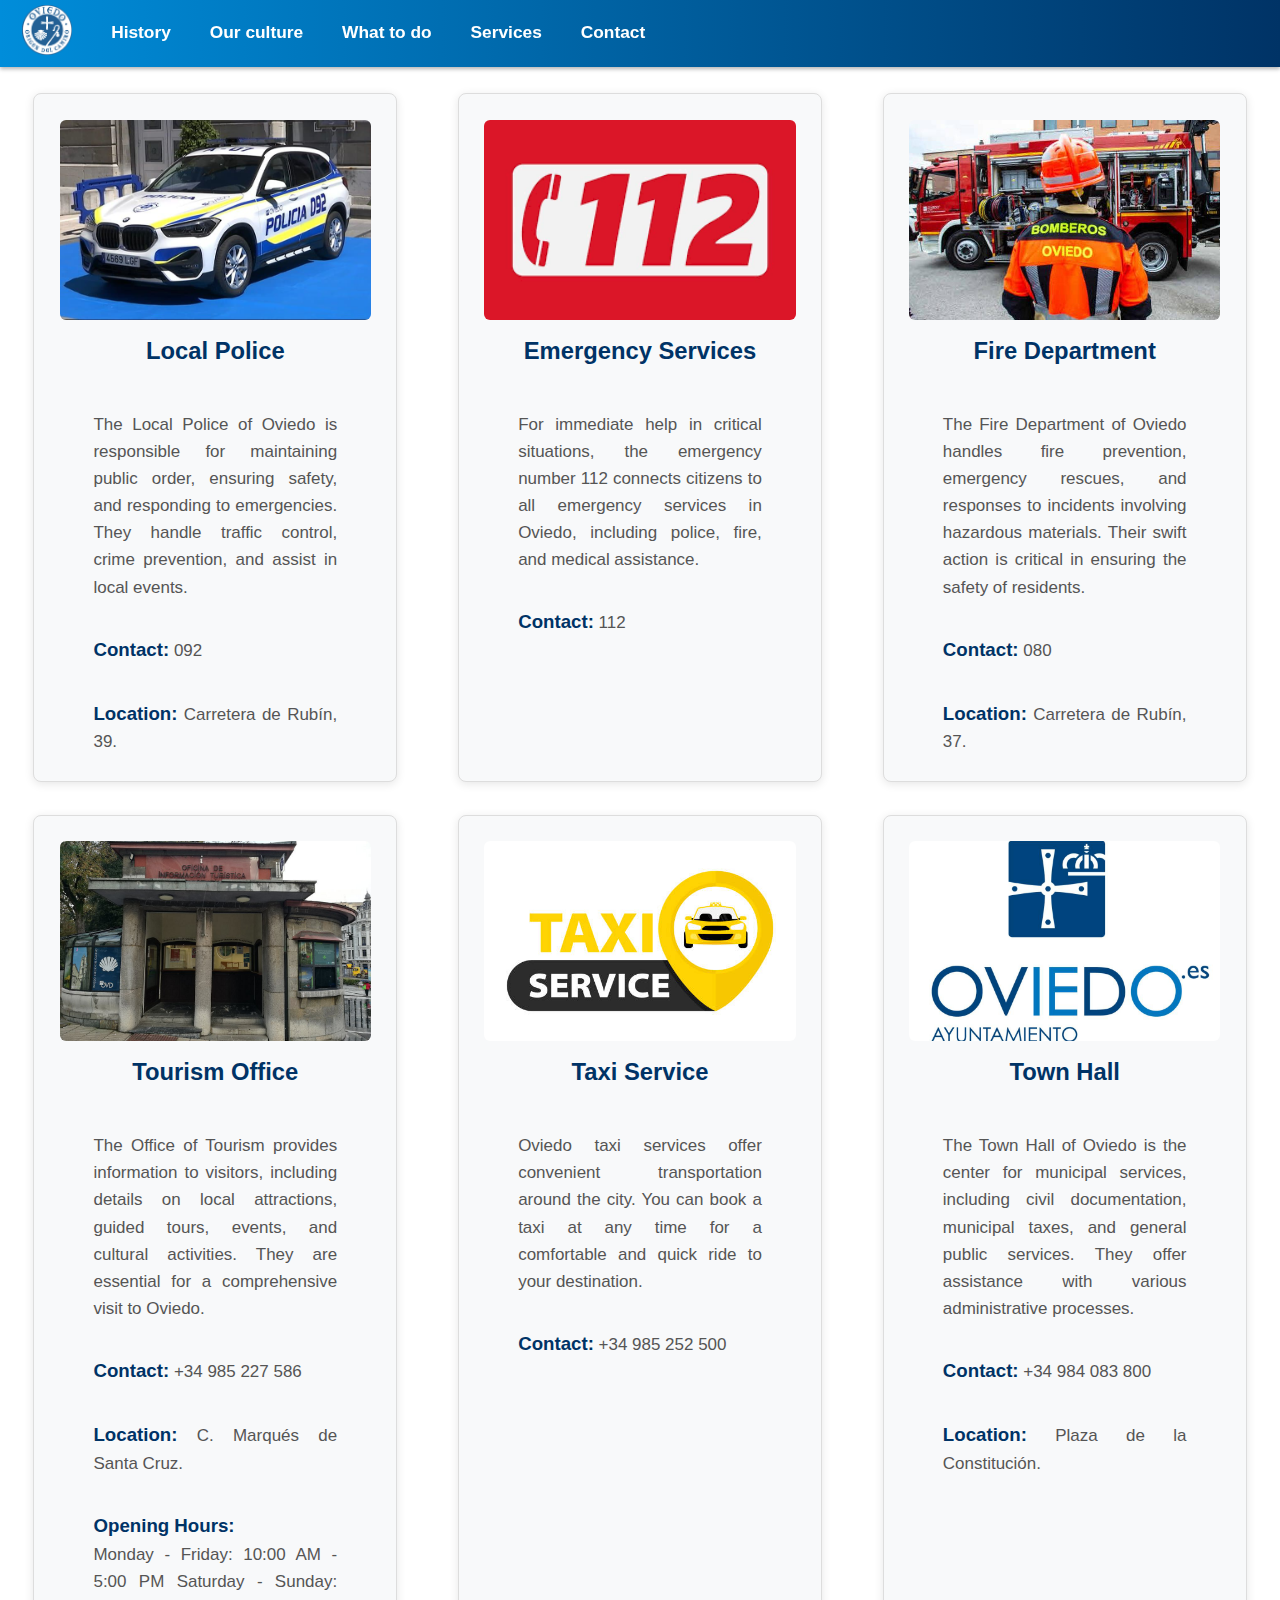
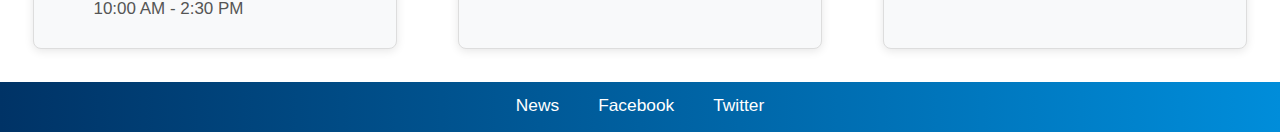
<file: contact.html>
<!DOCTYPE html>
<html lang="en">
<head>
    <meta charset="UTF-8">
    <meta name="viewport" content="width=device-width, initial-scale=1.0">

    <!-- holisss -->
    <title>Oviedo: Contact</title>

    <link rel="stylesheet" type="text/css" href="style.css">
    <link rel="icon" href="favicon.png" type="image/x-icon">

    <!-- Script for header -->
    <script src="components/header.js" type="text/javascript" defer></script>

    <!-- Script for footer -->
    <script src="components/footer.js" type="text/javascript" defer></script>
    
</head>
<body>
    <custom-header></custom-header>
    <section id="contact-section">
        <h2>Emergency and Public Services in Oviedo</h2>
        
        <div class="container">
            <!-- Local Police -->
            <div class="contact-card">
                <img src="img/contact/police.png" alt="Local Police">
                <div class="contact-info">
                    <h3>Local Police</h3>
                    <p>
                        The Local Police of Oviedo is responsible for maintaining public order, ensuring safety,
                        and responding to emergencies. They handle traffic control, crime prevention, and assist in local events.
                    </p>
                    <p>
                        <b>Contact:</b> 092
                    </p>
                    <p>
                        <b>Location:</b>  Carretera de Rubín, 39.
                    </p>

                </div>
            </div>
            
            <!-- Emergencies -->
            <div class="contact-card">
                <img src="img/contact/112.png" alt="Emergency Services">
                <div class="contact-info">
                    <h3>Emergency Services</h3>
                    <p>
                        For immediate help in critical situations, the emergency number 112 connects citizens to all emergency services
                        in Oviedo, including police, fire, and medical assistance.
                    </p>
                    <p>
                        <b>Contact:</b> 112
                    </p>
                </div>
            </div>
            
            <!-- Fire Department -->
            <div class="contact-card">
                <img src="img/contact/fireDept.png" alt="Fire Department">
                <div class="contact-info">
                    <h3>Fire Department</h3>
                    <p>
                        The Fire Department of Oviedo handles fire prevention, emergency rescues, and responses to incidents 
                        involving hazardous materials. Their swift action is critical in ensuring the safety of residents.
                    </p>
                    <p>
                        <b>Contact:</b> 080
                    </p>
                    <p>
                        <b>Location:</b> Carretera de Rubín, 37.
                    </p>

                </div>
            </div>
            
            <!-- Tourism Office -->
            <div class="contact-card">
                <img src="img/contact/tourism.png" alt="Tourism Office">
                <div class="contact-info">
                    <h3>Tourism Office</h3>
                    <p>
                        The Office of Tourism provides information to visitors, including details on local attractions, 
                        guided tours, events, and cultural activities. They are essential for a comprehensive visit to Oviedo.
                    </p>
                    <p>
                        <b>Contact:</b> +34 985 227 586
                    </p>
                    <p>
                        <b>Location:</b> C. Marqués de Santa Cruz.
                    </p>
                    <p>
                        <b>Opening Hours:</b>  <br> Monday - Friday: 10:00 AM - 5:00 PM Saturday - Sunday: 10:00 AM - 2:30 PM
                    </p>
                </div>
            </div>
            
            <!-- Taxi Services -->
            <div class="contact-card">
                <img src="img/contact/taxiService.png" alt="Taxi Service">
                <div class="contact-info">
                    <h3>Taxi Service</h3>
                    <p>
                        Oviedo taxi services offer convenient transportation around the city. 
                        You can book a taxi at any time for a comfortable and quick ride to your destination.
                    </p>
                    <p>
                        <b>Contact:</b> +34 985 252 500
                    </p>
                </div>
            </div>
            
            <!-- Town Hall -->
            <div class="contact-card">
                <img src="img/contact/ayunta.png" alt="Town Hall">
                <div class="contact-info">
                    <h3>Town Hall</h3>
                    <p>
                        The Town Hall of Oviedo is the center for municipal services, including civil documentation, municipal taxes, 
                        and general public services. They offer assistance with various administrative processes.
                    </p>
                    <p>
                        <b>Contact:</b> +34 984 083 800
                    </p>
                    <p>
                        <b>Location:</b> Plaza de la Constitución.
                    </p>

                </div>
            </div>
        </div>
    </section>

    <custom-footer></custom-footer>
</body>
</html>
</file>
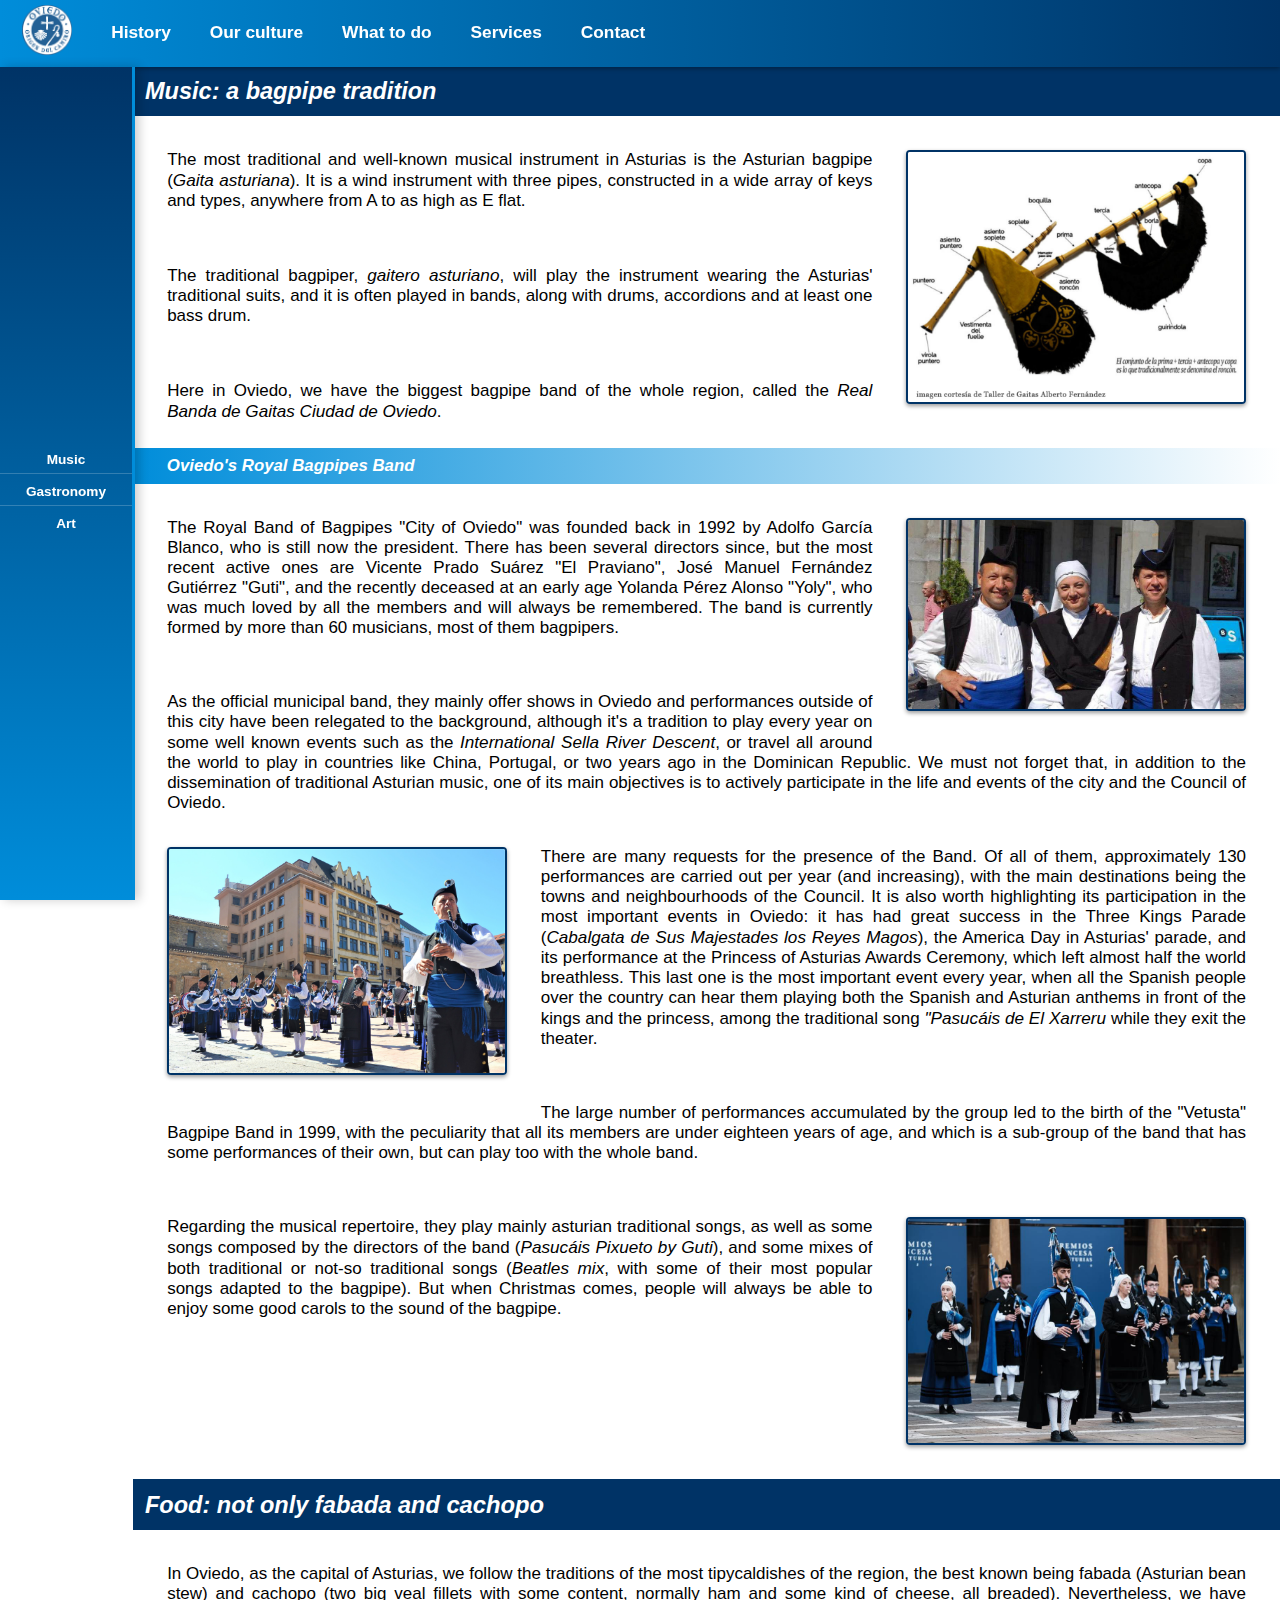
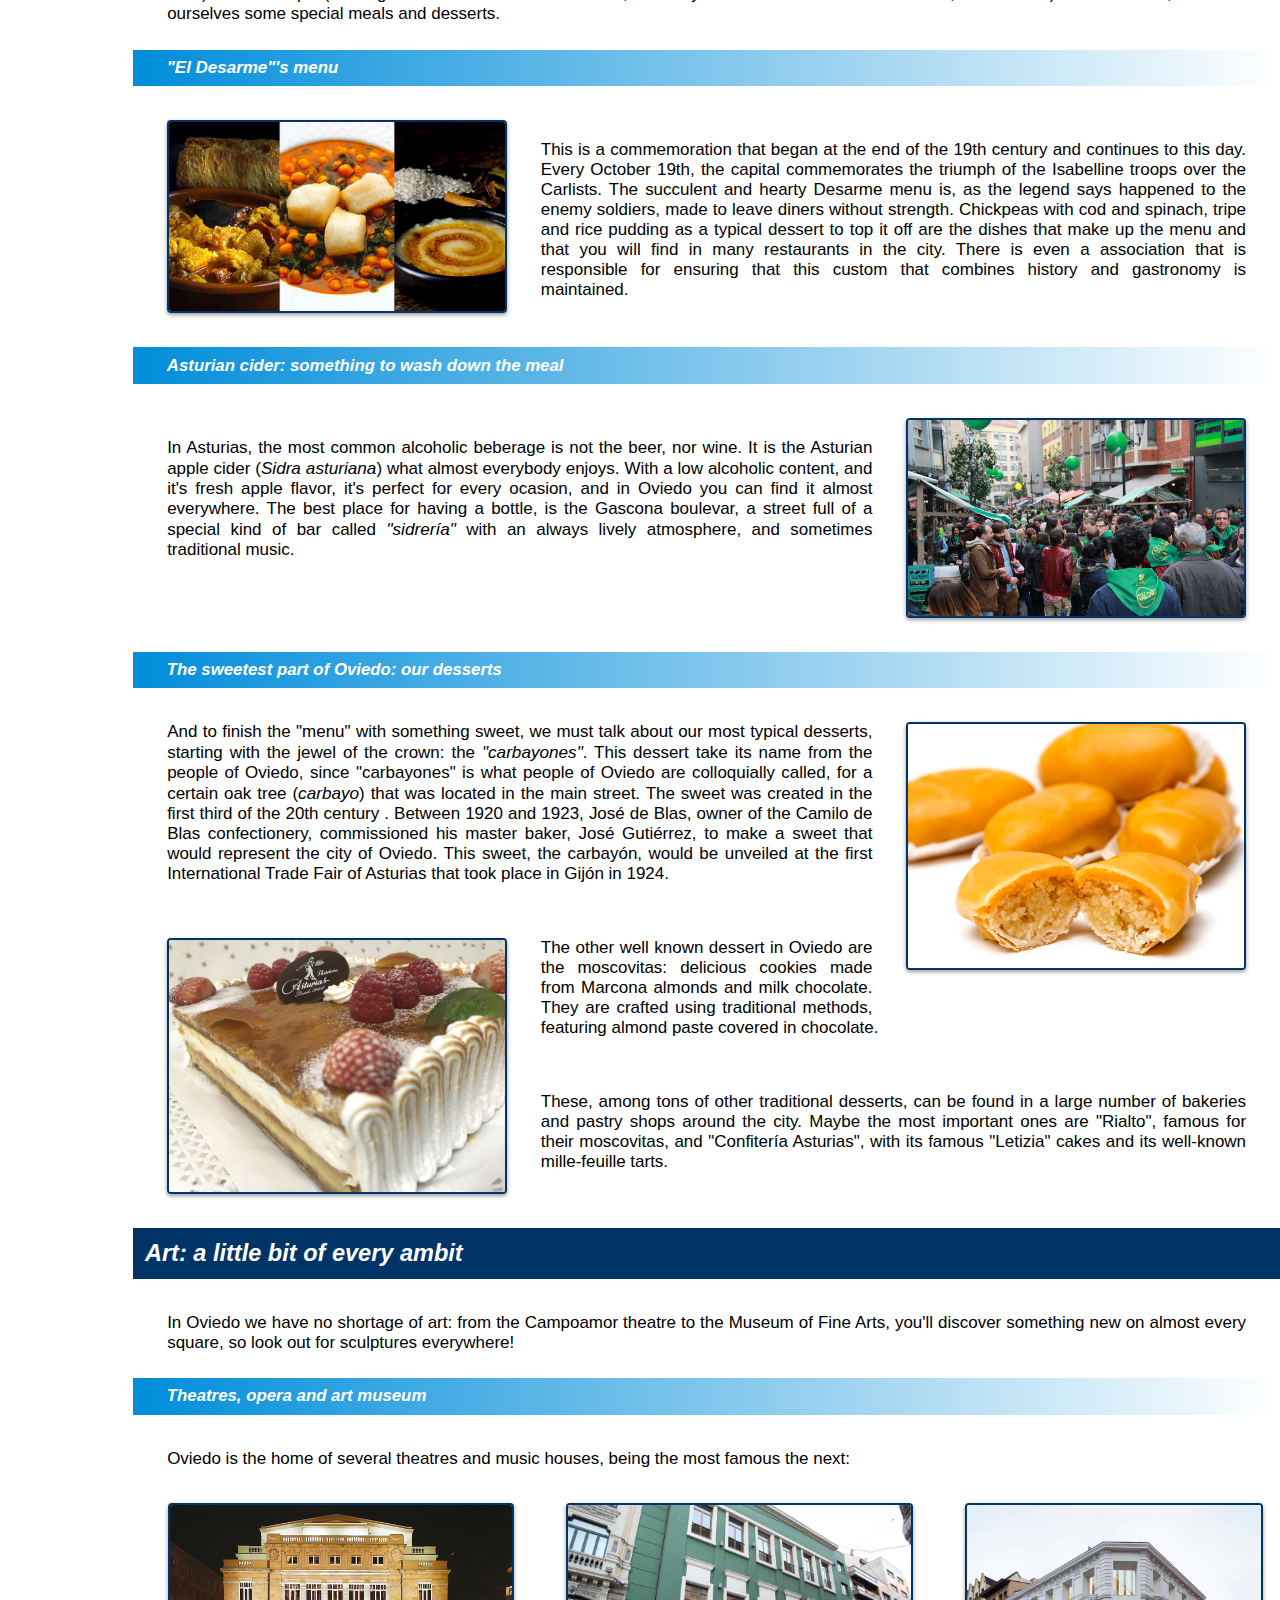
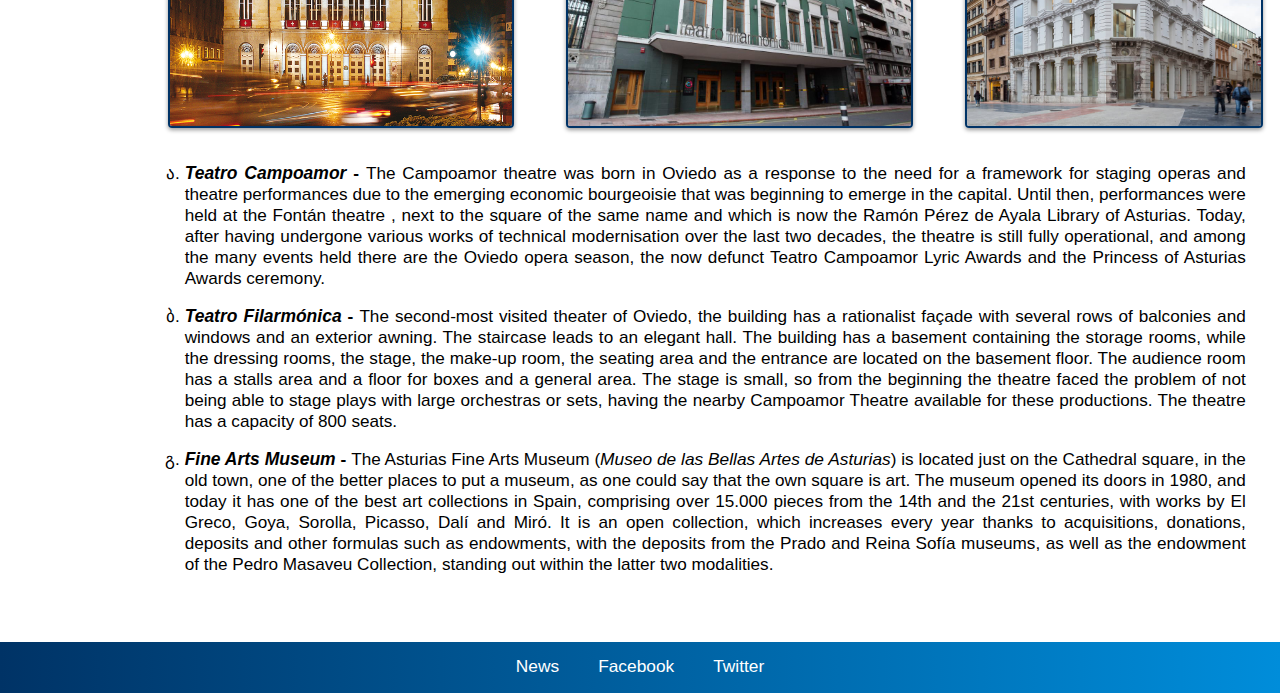
<file: culture.html>
<!DOCTYPE html>
<html lang="en">
<head>
    <meta charset="UTF-8">
    <meta name="viewport" content="width=device-width, initial-scale=1.0">

    <title>Oviedo: Our culture</title>

    <link rel="stylesheet" type="text/css" href="style.css">
    <link rel="icon" href="favicon.png" type="image/x-icon">

    <!-- Script for header -->
    <script src="components/header.js" type="text/javascript" defer></script>

    <!-- Script for footer -->
    <script src="components/footer.js" type="text/javascript" defer></script>
    
</head>
<body>
    <custom-header></custom-header>

    <div class="main-w-menu">
        <!-- Lateral menu for navigation inside the page -->
        <nav class="lateral-menu">
            <ul>
                <li><a href="#music">Music</a></li>
                <li><a href="#gastronomy">Gastronomy</a></li>
                <li><a href="#art">Art</a></li>
            </ul>
        </nav>
        
        <!-- Main content panel -->
        <div class="content-w-menu">
            <section id="music">
                <h1>Music: a bagpipe tradition</h1>
                
                <img src="img/RBGCDO/gaita.png" alt="Parts of a bagpipe">
                <p>
                    The most traditional and well-known musical instrument in Asturias is the Asturian bagpipe (<i>Gaita asturiana</i>). It is
                     a wind instrument with three pipes, constructed in a wide array of keys and types, anywhere from A to as high as E flat. 
                </p>
                <br>
                <p>
                    The traditional bagpiper, <i>gaitero asturiano</i>, will play the instrument wearing the Asturias' traditional suits, and it is 
                    often played in bands, along with drums, accordions and at least one bass drum.
                </p>
                <br>
                <p>
                    Here in Oviedo, we have the biggest bagpipe band of the whole region, called the <i>Real Banda de Gaitas Ciudad de Oviedo</i>.
                </p>


                <h2>Oviedo's Royal Bagpipes Band</h2>
                
                <img src="img/RBGCDO/directors.png" alt="Most recent directors of the band">
                <p>
                    The Royal Band of Bagpipes "City of Oviedo" was founded back in 1992 by Adolfo García Blanco, who is still now the president. There has 
                    been several directors since, but the most recent active ones are Vicente Prado Suárez "El Praviano", José Manuel Fernández Gutiérrez "Guti",
                     and the recently deceased at an early age Yolanda Pérez Alonso "Yoly", who was much loved by all the members and will always be remembered. 
                    The band is currently formed by more than 60 musicians, most of them bagpipers. 
                </p>
                <br>
                <p>
                    As the official municipal band, they mainly offer shows in Oviedo and performances outside of this city have been relegated
                     to the background, although it's a tradition to play every year on some well known events such as the <i>International Sella River Descent</i>,
                     or travel all around the world to play in countries like China, Portugal, or two years ago in the Dominican Republic. We must not forget that,
                      in addition to the dissemination of traditional Asturian music, one of its main objectives is to actively participate in the life and events of
                       the city and the Council of Oviedo.
                </p>
                <img src="img/RBGCDO/CDO.png" alt="Photo of the band playing in the Cathedral's square" style="float: left;">
                <p>
                    There are many requests for the presence of the Band. Of all of them, approximately 130 performances are carried out per year (and increasing), 
                    with the main destinations being the towns and neighbourhoods of the Council. It is also worth highlighting its participation in the most 
                    important events in Oviedo: it has had great success in the Three Kings Parade (<i>Cabalgata de Sus Majestades los Reyes Magos</i>), 
                    the America Day in Asturias' parade, and its performance at the Princess of Asturias Awards Ceremony, which left almost half the world breathless. 
                    This last one is the most important event every year, when all the Spanish people over the country can hear them playing both the Spanish and 
                    Asturian anthems in front of the kings and the princess, among the traditional song <i>"Pasucáis de El Xarreru</i> while they exit the theater.
                </p>
                <br>
                <p>
                    The large number of performances accumulated by the group led to  the birth of the  "Vetusta" Bagpipe Band in 1999, with the peculiarity that 
                    all its members are under eighteen years of age, and which is a sub-group of the band that has some performances of their own, but 
                    can play too with the whole band.
                </p>
                <br>
                <img src="img/RBGCDO/CDO-awards-reconquista.png" alt="The band playing in the Reconsquista Hotel">
                <p>
                    Regarding the musical repertoire, they play mainly asturian traditional songs, as well as some songs composed by the directors of the 
                    band (<i>Pasucáis Pixueto by Guti</i>), and some mixes of both traditional or not-so traditional songs (<i>Beatles mix</i>, with some of 
                    their most popular songs adapted to the bagpipe). But when Christmas comes, people will always be able to enjoy some good carols to the 
                    sound of the bagpipe.
                </p>


            </section>

            <section id="gastronomy">
                <h1>Food: not only <i>fabada</i> and <i>cachopo</i></h1>
                <p>
                    In Oviedo, as the capital of Asturias, we follow the traditions of the most tipycaldishes of the region, the best known being fabada 
                    (Asturian bean stew) and cachopo (two big veal fillets with some content, normally ham and some kind of cheese, all breaded). Nevertheless, we 
                    have ourselves some special meals and desserts.

                    <h2><i>"El Desarme"</i>'s menu</h2>
                    <img src="img/gastronomy/menu-desarme.png" alt="Photo of the Desarme's menu" style="float: left;">
                    <br>
                    <p>
                        This is a commemoration that began at the end of the 19th century and continues to this day. Every October 19th, the capital 
                        commemorates the triumph of the Isabelline troops over the Carlists. The succulent and hearty Desarme menu is, as the legend 
                        says happened to the enemy soldiers, made to leave diners without strength. Chickpeas with cod and spinach, tripe and rice pudding 
                        as a typical dessert to top it off are the dishes that make up the menu and that you will find in many restaurants in the city. 
                        There is even a association that is responsible for ensuring that this custom that combines history and gastronomy is maintained.
                    </p>

                    <h2>Asturian cider: something to wash down the meal</h2>
                    <img src="img/gastronomy/gascona.png" alt="Photo of the Gascona's boulevard">
                    <br>
                    <p>
                        In Asturias, the most common alcoholic beberage is not the beer, nor wine. It is the Asturian apple cider (<i>Sidra asturiana</i>) 
                        what almost everybody enjoys. With a low alcoholic content, and it's fresh apple flavor, it's perfect for every ocasion, and in Oviedo 
                        you can find it almost everywhere. The best place for having a bottle, is the Gascona boulevar, a street full of a special kind of bar 
                        called <i>"sidrería"</i> with an always lively atmosphere, and sometimes traditional music.
                    </p>

                    <h2>The sweetest part of Oviedo: our desserts</h2>
                    <img src="img/gastronomy/carbayones.png" alt="Photo of some carbayones desserts">
                    <p>
                        And to finish the "menu" with something sweet, we must talk about our most typical desserts, starting with the jewel of 
                        the crown: the <i>"carbayones"</i>. This dessert take its name from the people of Oviedo, since "carbayones" is what 
                        people of Oviedo are colloquially called, for a certain oak tree (<i>carbayo</i>) that was located in the main street. 
                        The sweet was created in the first third of the  20th century . Between 1920 and 1923, José de Blas, owner of the Camilo 
                        de Blas confectionery, commissioned his master baker, José Gutiérrez, to make a sweet that would represent the city of Oviedo. 
                        This sweet, the carbayón, would be unveiled at the first International Trade Fair of Asturias that took place in Gijón in 1924.
                    </p>
                    <br>
                    <img src="img/gastronomy/milhojas-confi.png" alt="Mille-feuille tart from Confitería Asturias" style="float: left;">
                    <p>The other well known dessert in Oviedo are the moscovitas: delicious cookies made from Marcona almonds and milk chocolate. They are 
                        crafted using traditional methods, featuring almond paste covered in chocolate.</p>
                    <br>
                    <p>
                        These, among tons of other traditional desserts, can be found in a large number of bakeries and pastry shops around the city. 
                        Maybe the most important ones are "Rialto", famous for their moscovitas, and "Confitería Asturias", with its famous "Letizia" 
                        cakes and its well-known mille-feuille tarts.
                    </p>
                </p>
            </section>

            <section id="art">
                <h1>Art: a little bit of every ambit</h1>
                <p>
                    In Oviedo we have no shortage of art: from the Campoamor theatre to the Museum of Fine Arts, you'll discover something new 
                    on almost every square, so look out for sculptures everywhere!
                </p>

                <h2>
                    Theatres, opera and art museum
                </h2>
                <p>
                    Oviedo is the home of several theatres and music houses, being the most famous the next:
                </p>
                <ul>
                    <div class="img-container-3">
                        <img src="img/art/campoamor.png" alt="Campoamor theatre">
                        <img src="img/art/filarmonica.png" alt="Campoamor theatre">
                        <img src="img/art/bellas-artes.png" alt="Campoamor theatre">
                    </div>
                    
                    <li>
                        <b><i>Teatro Campoamor</i> - </b> The Campoamor theatre was born in Oviedo as a response to the need for a framework 
                        for staging operas and theatre performances due to the emerging economic bourgeoisie that was beginning to emerge in 
                        the capital. Until then, performances were held at the Fontán theatre , next to the square of the same name and which 
                        is now the Ramón Pérez de Ayala Library of Asturias. Today, after having undergone various works of technical 
                        modernisation over the last two decades, the theatre is still fully operational, and among the many events held 
                        there are the Oviedo opera season, the now defunct Teatro Campoamor Lyric Awards and the Princess of Asturias Awards 
                        ceremony.
                    </li>

                    <li>
                        <b><i>Teatro Filarmónica</i> - </b> The second-most visited theater of Oviedo, the building has a rationalist façade 
                        with several rows of balconies and windows and an exterior awning. The staircase leads to an elegant hall. The 
                        building has a basement containing the storage rooms, while the dressing rooms, the stage, the make-up room, the 
                        seating area and the entrance are located on the basement floor. The audience room has 
                        a stalls area and a floor for boxes and a general area. The stage is small, so from the beginning the theatre faced 
                        the problem of not being able to stage plays with large orchestras or sets, having the nearby Campoamor Theatre 
                        available for these productions. The theatre has a capacity of 800 seats.
                    </li>

                    <li>
                        <b><i>Fine Arts Museum</i> - </b> The Asturias Fine Arts Museum (<i>Museo de las Bellas Artes de Asturias</i>) is located 
                        just on the Cathedral square, in the old town, one of the better places to put a museum, as one could say that the own square 
                        is art. The museum opened its doors in 1980, and today it has one of the best art collections in Spain, comprising over 15.000 
                        pieces from the 14th and the 21st centuries, with works by El Greco, Goya, Sorolla, Picasso, Dalí and Miró. It is an open collection, 
                        which increases every year thanks to acquisitions, donations, deposits and other formulas such as endowments, with the deposits from the 
                        Prado and Reina Sofía museums, as well as the endowment of the Pedro Masaveu Collection, standing out within the latter two modalities.
                    </li>
                </ul>
                
            </section>

        </div>


    </div>

    <custom-footer></custom-footer>
</body>
</html>
</file>
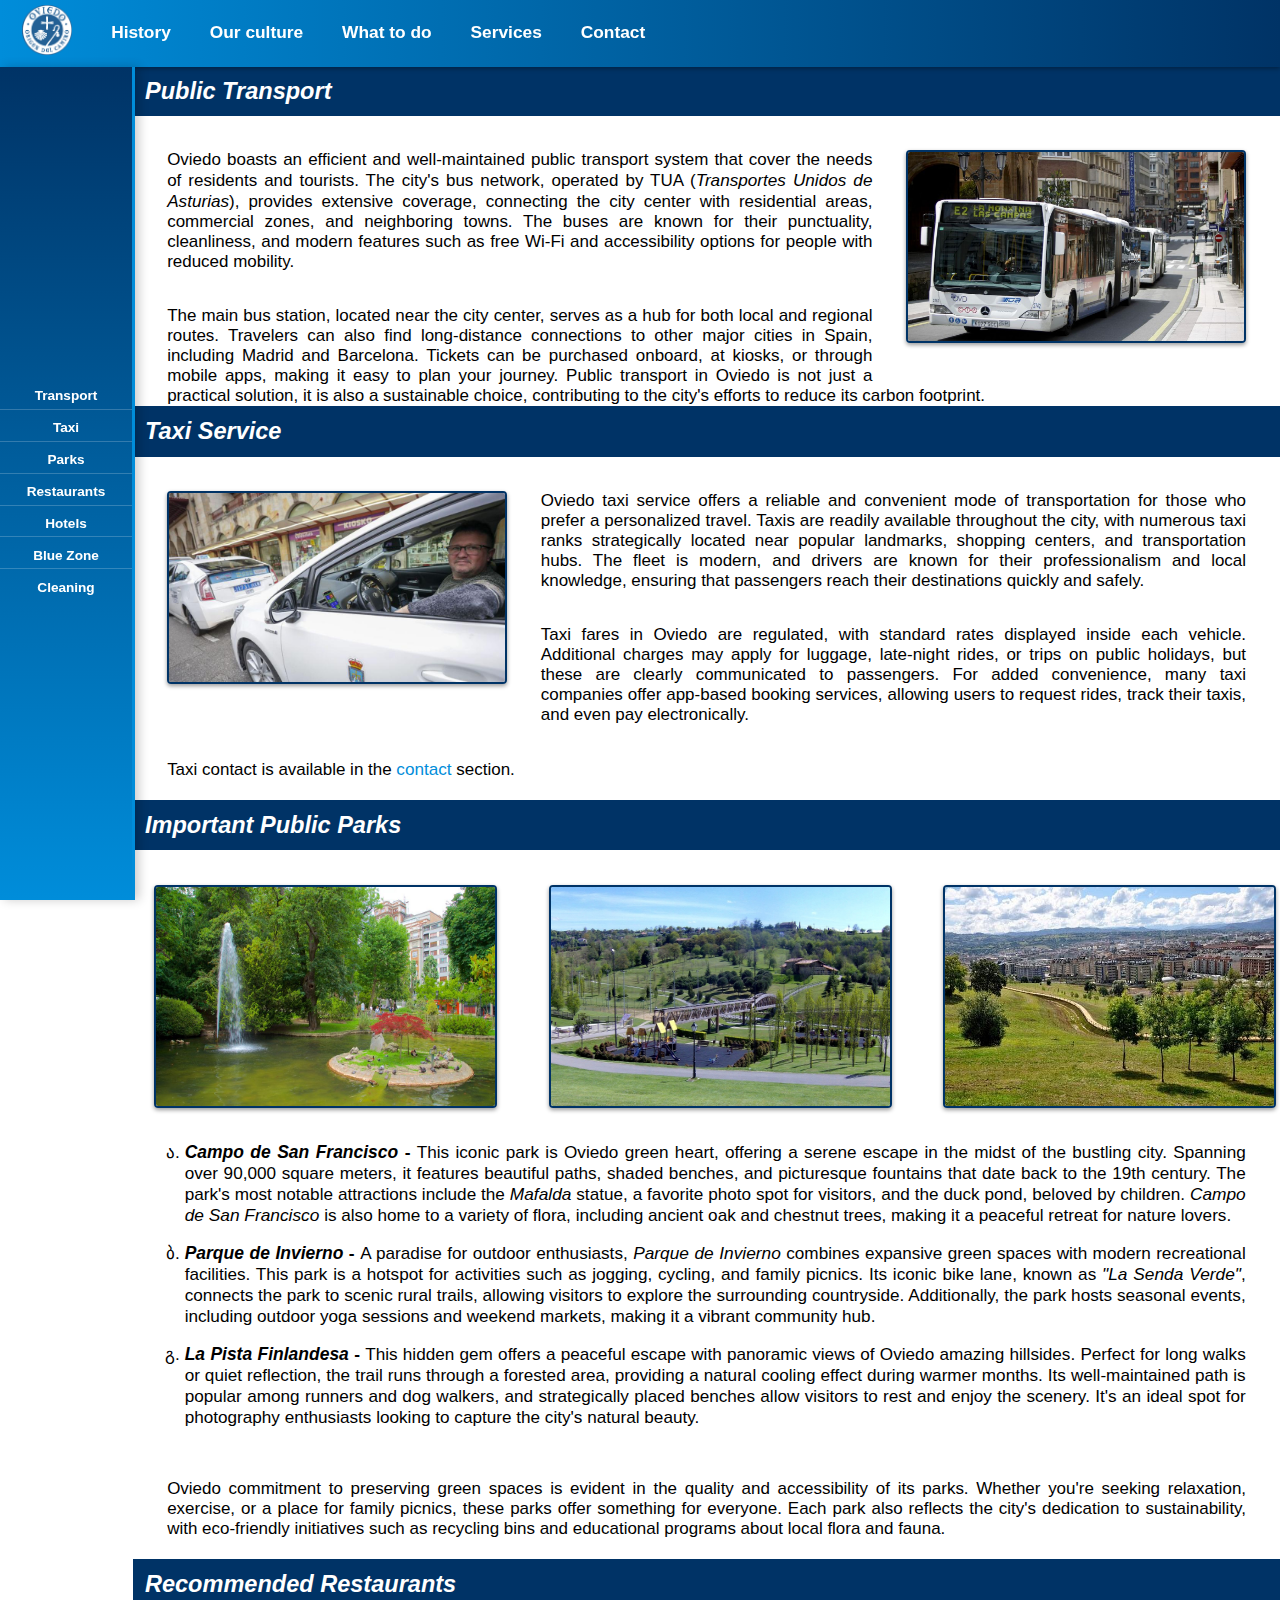
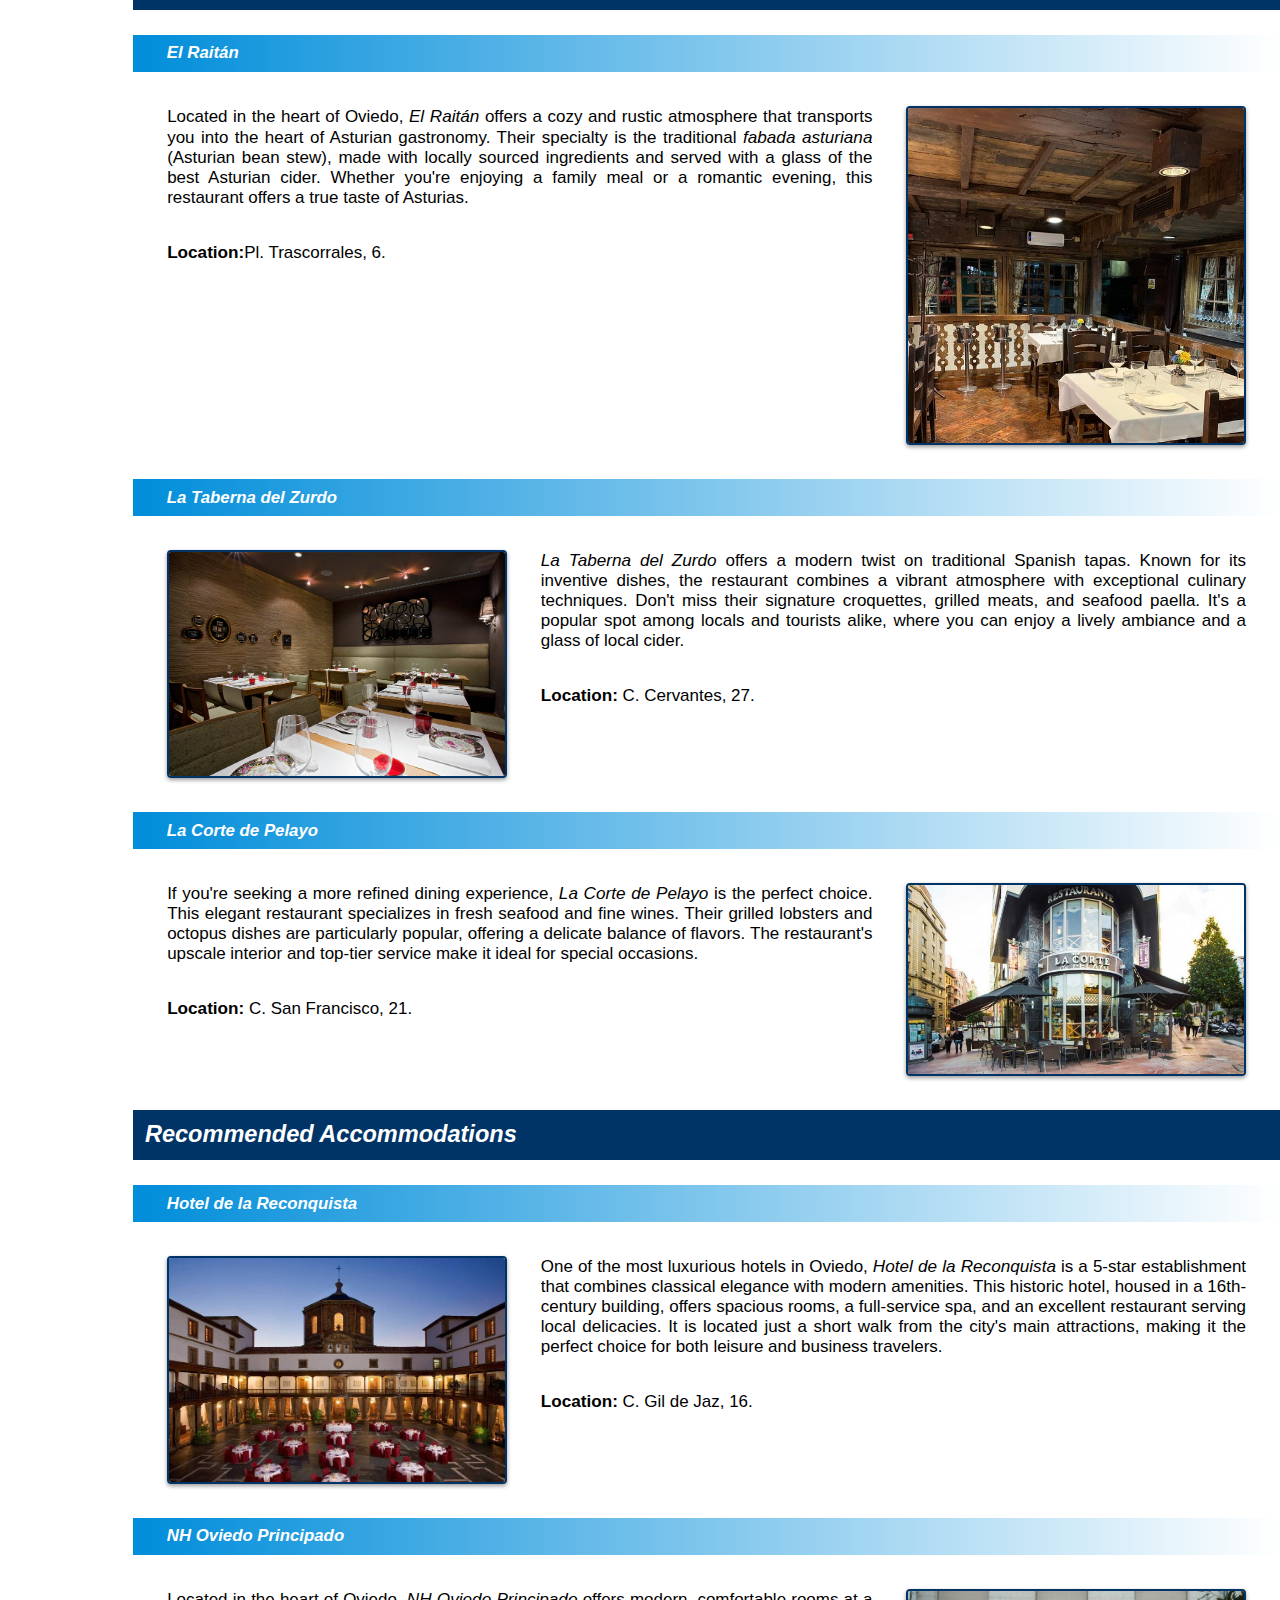
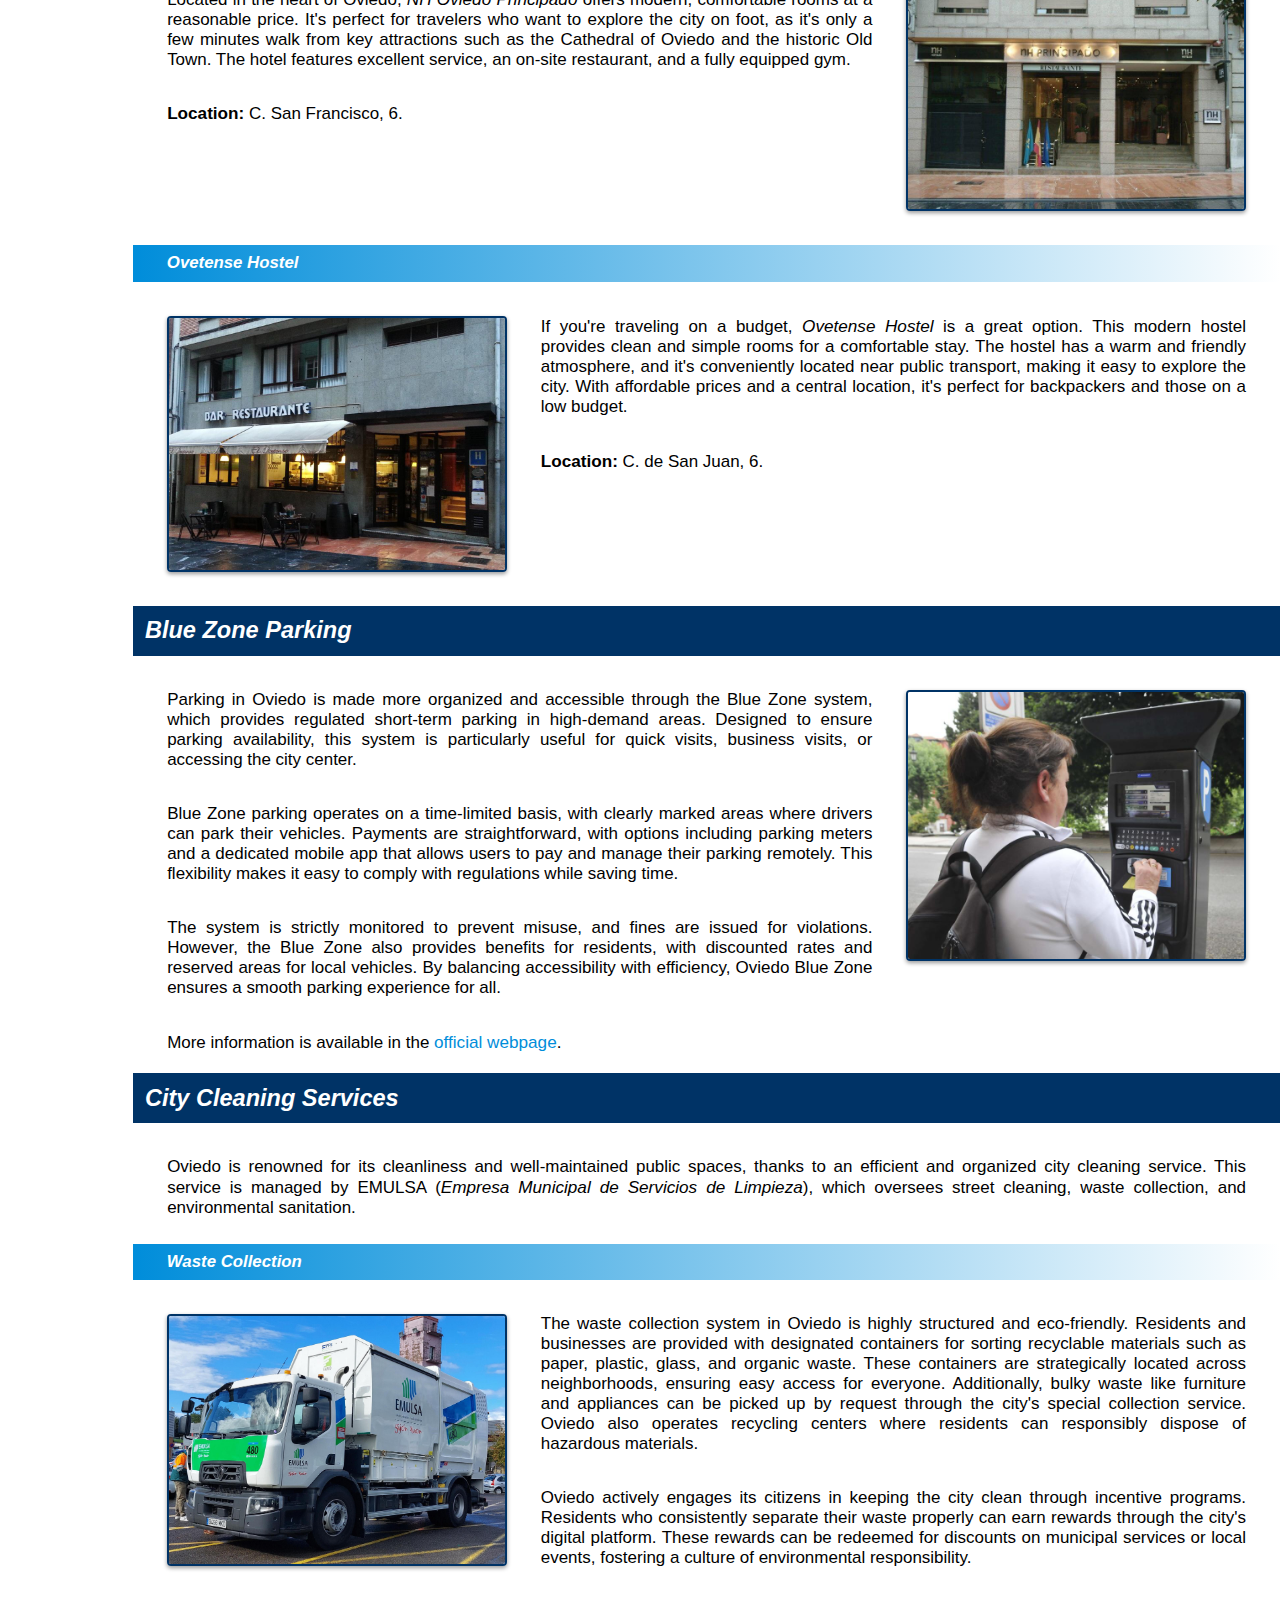
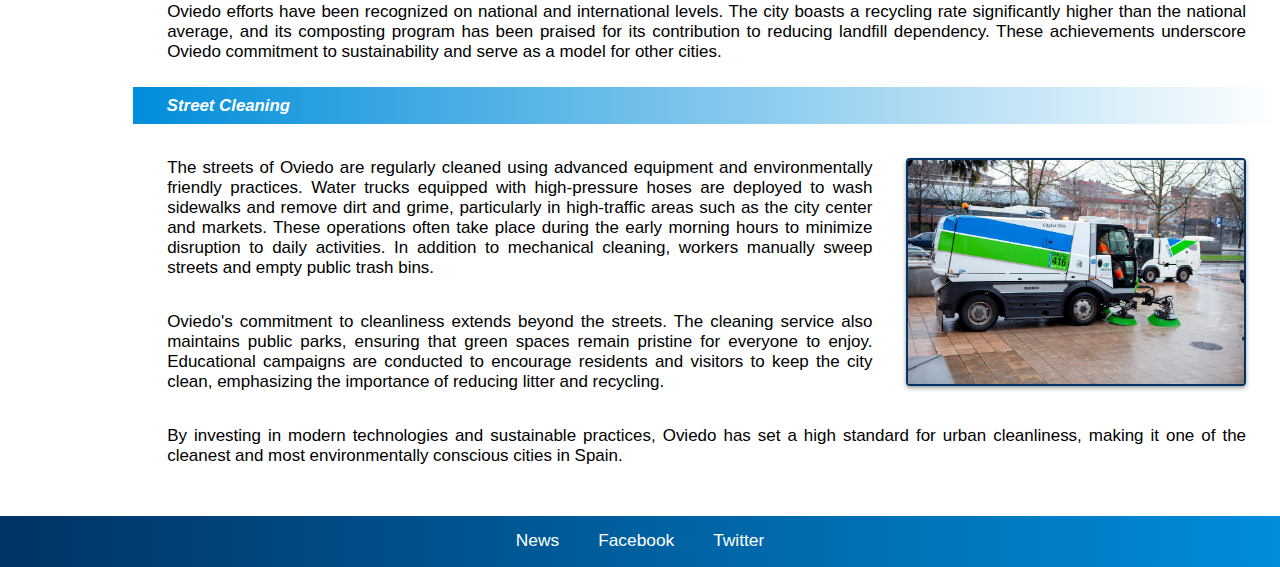
<file: services.html>
<!DOCTYPE html>
<html lang="en">
<head>
    <meta charset="UTF-8">
    <meta name="viewport" content="width=device-width, initial-scale=1.0">

    <title>Oviedo: Services</title>

    <link rel="stylesheet" type="text/css" href="style.css">
    <link rel="icon" href="favicon.png" type="image/x-icon">

    <!-- Script for header -->
    <script src="components/header.js" type="text/javascript" defer></script>

    <!-- Script for footer -->
    <script src="components/footer.js" type="text/javascript" defer></script>
    
</head>
<body>
    <custom-header></custom-header>

    <div class="main-w-menu">

        <!-- Lateral menu for navigation inside the page -->
        <nav class="lateral-menu">
            <ul>
                <li><a href="#transport">Transport</a></li>
                <li><a href="#taxi">Taxi</a></li>
                <li><a href="#parks">Parks</a></li>
                <li><a href="#restaurants">Restaurants</a></li>
                <li><a href="#accommodations">Hotels</a></li>
                <li><a href="#blue-zone">Blue Zone</a></li>
                <li><a href="#cleaning">Cleaning</a></li>
            </ul>
        </nav>

        <div class="content-w-menu">
        
            <!-- Public Transport Section -->
            <section id="transport">
                <h1>Public Transport</h1>

                <img src="img/services/bus.png" alt="Public transport bus in Oviedo">
                <p>
                    Oviedo boasts an efficient and well-maintained public transport system that cover the needs of residents 
                    and tourists. The city's bus network, operated by TUA (<i>Transportes Unidos de Asturias</i>), provides extensive 
                    coverage, connecting the city center with residential areas, commercial zones, and neighboring towns. The buses 
                    are known for their punctuality, cleanliness, and modern features such as free Wi-Fi and accessibility options 
                    for people with reduced mobility.
                </p>
                <p>
                    The main bus station, located near the city center, serves as a hub for both local and regional routes. Travelers 
                    can also find long-distance connections to other major cities in Spain, including Madrid and Barcelona. Tickets can 
                    be purchased onboard, at kiosks, or through mobile apps, making it easy to plan your journey. Public transport in 
                    Oviedo is not just a practical solution, it is also a sustainable choice, contributing to the city's efforts to 
                    reduce its carbon footprint.
                </p> 
            </section>
        
            <!-- Taxi Service Section -->
            <section id="taxi">
                <h1>Taxi Service</h1>

                <img src="img/services/taxi.png" alt="Taxi in Oviedo" style="float: left;">
                <p>
                    Oviedo taxi service offers a reliable and convenient mode of transportation for those who prefer a personalized 
                    travel. Taxis are readily available throughout the city, with numerous taxi ranks strategically located near 
                    popular landmarks, shopping centers, and transportation hubs. The fleet is modern, and drivers are known for their 
                    professionalism and local knowledge, ensuring that passengers reach their destinations quickly and safely.
                </p>
                <p>
                    Taxi fares in Oviedo are regulated, with standard rates displayed inside each vehicle. Additional charges may apply 
                    for luggage, late-night rides, or trips on public holidays, but these are clearly communicated to passengers. 
                    For added convenience, many taxi companies offer app-based booking services, allowing users to request rides, track 
                    their taxis, and even pay electronically.
                </p>

                <p>
                    Taxi contact is available in the <a href="contact.html">contact</a> section.
                </p>

                <br>
            </section>
        
            <!-- Public Parks Section -->
            <section id="parks">
                <h1>Important Public Parks</h1>
                <div class="img-container-3">
                    <img src="img/parks/SanFrancisco.png" alt="Parque del Campo de San Francisco">
                    <img src="img/parks/ParqueInvierno.png" alt="Parque de Invierno">
                    <img src="img/parks/PistaFinlandesa.png" alt="La Pista Finlandesa">
                </div>
                    <ul>
                        <li>
                            <b><i>Campo de San Francisco</i> - </b> This iconic park is Oviedo green heart, offering a serene escape 
                            in the midst of the bustling city. Spanning over 90,000 square meters, it features beautiful paths, shaded 
                            benches, and picturesque fountains that date back to the 19th century. The park's most notable attractions 
                            include the <i>Mafalda</i> statue, a favorite photo spot for visitors, and the duck pond, beloved by 
                            children. <i>Campo de San Francisco</i> is also home to a variety of flora, including ancient oak and chestnut 
                            trees, making it a peaceful retreat for nature lovers.
                        </li>
                        <li>
                            <b><i>Parque de Invierno</i> - </b> A paradise for outdoor enthusiasts, <i>Parque de Invierno</i> combines 
                            expansive green spaces with modern recreational facilities. This park is a hotspot for activities such as 
                            jogging, cycling, and family picnics. Its iconic bike lane, known as <i>"La Senda Verde"</i>, connects the park to 
                            scenic rural trails, allowing visitors to explore the surrounding countryside. Additionally, the park hosts 
                            seasonal events, including outdoor yoga sessions and weekend markets, making it a vibrant community hub.
                        </li>
                        <li>
                            <b><i>La Pista Finlandesa</i> - </b> This hidden gem offers a peaceful escape with panoramic views of 
                            Oviedo amazing hillsides. Perfect for long walks or quiet reflection, the trail runs through a forested area, 
                            providing a natural cooling effect during warmer months. Its well-maintained path is popular among runners 
                            and dog walkers, and strategically placed benches allow visitors to rest and enjoy the scenery. It's an 
                            ideal spot for photography enthusiasts looking to capture the city's natural beauty.
                        </li>
                    </ul>
                <p>
                    Oviedo commitment to preserving green spaces is evident in the quality and accessibility of its parks. Whether 
                    you're seeking relaxation, exercise, or a place for family picnics, these parks offer something for everyone. 
                    Each park also reflects the city's dedication to sustainability, with eco-friendly initiatives such as recycling 
                    bins and educational programs about local flora and fauna.
                </p>
                
                <br>
            </section>

            <section id="restaurants">
                <h1>Recommended Restaurants</h1>
                    <h2>El Raitán</h2>
                    <img src="img/restaurants/raitan.png" alt="El Raitán Restaurant">
                    <p>
                        Located in the heart of Oviedo, <i>El Raitán</i> offers a cozy and rustic atmosphere that transports you into 
                        the heart of Asturian gastronomy. Their specialty is the traditional <i>fabada asturiana</i> 
                        (Asturian bean stew), made with locally sourced ingredients and served with a glass of the best Asturian cider.
                        Whether you're enjoying a family meal or a romantic evening, this restaurant offers a true taste of Asturias.
                    </p>
                    <p>
                        <b>Location:</b>Pl. Trascorrales, 6.
                    </p>
                    
                    <h2>La Taberna del Zurdo</h2>
                    <img src="img/restaurants/zurdo.png" alt="La Taberna del Zurdo" style="float: left;">
                    <p>
                        <i>La Taberna del Zurdo</i> offers a modern twist on traditional Spanish tapas. Known for its inventive dishes, the 
                        restaurant combines a vibrant atmosphere with exceptional culinary techniques. Don't miss their signature 
                        croquettes, grilled meats, and seafood paella. It's a popular spot among locals and tourists alike, where you 
                        can enjoy a lively ambiance and a glass of local cider.
                    </p>
                    <p>
                        <b>Location:</b> C. Cervantes, 27.
                    </p>
                   
                    <h2>La Corte de Pelayo</h2>
                    <img src="img/restaurants/cortePelayo.png" alt="La Corte de Pelayo">
                    <p>
                        If you're seeking a more refined dining experience, <i>La Corte de Pelayo</i> is the perfect choice. This elegant 
                        restaurant specializes in fresh seafood and fine wines. Their grilled lobsters and 
                        octopus dishes are particularly popular, offering a delicate balance of flavors. 
                        The restaurant's upscale interior and top-tier service make it ideal for special occasions.
                    </p>
                    <p>
                        <b>Location:</b> C. San Francisco, 21.
                    </p>
                    
            </section>
        
            <section id="accommodations">
                <h1>Recommended Accommodations</h1>
                    <h2>Hotel de la Reconquista</h2>
                    <img src="img/accommodations/reconquista.png" alt="Hotel de la Reconquista" style="float: left;">
                    <p>
                        One of the most luxurious hotels in Oviedo, <i>Hotel de la Reconquista</i> is a 5-star establishment that combines 
                        classical elegance with modern amenities. This historic hotel, housed in a 16th-century building, 
                        offers spacious rooms, a full-service spa, and an excellent restaurant serving local delicacies. 
                        It is located just a short walk from the city's main attractions, making it the perfect choice for both 
                        leisure and business travelers.
                    </p>
                    <p>
                        <b>Location:</b> C. Gil de Jaz, 16.
                    </p>
                    
                    <h2>NH Oviedo Principado</h2>
                    <img src="img/accommodations/nh.png" alt="NH Oviedo Principado">
                    <p>
                        Located in the heart of Oviedo, <i>NH Oviedo Principado</i> offers modern, comfortable rooms at a reasonable price. 
                        It's perfect for travelers who want to explore the city on foot, as it's only a few minutes walk from key 
                        attractions such as the Cathedral of Oviedo and the historic Old Town. The hotel features excellent service, 
                        an on-site restaurant, and a fully equipped gym.
                    </p>
                    <p>
                        <b>Location:</b> C. San Francisco, 6.
                    </p>
                    
                    <h2>Ovetense Hostel</h2>
                    <img src="img/accommodations/ovetense.png" alt="Ovetense Hostel" style="float: left;">
                    <p>
                        If you're traveling on a budget, <i>Ovetense Hostel</i> is a great option. This modern hostel provides 
                        clean and simple rooms for a comfortable stay. The hostel has a warm and friendly atmosphere, 
                        and it's conveniently located near public transport, making it easy to explore the city. With affordable prices 
                        and a central location, it's perfect for backpackers and those on a low budget.
                    </p>
                    <p>
                        <b>Location:</b> C. de San Juan, 6.
                    </p>
            </section>
        
            <!-- Blue Zone Section -->
            <section id="blue-zone">
                <h1>Blue Zone Parking</h1>

                <img src="img/services/BlueZone.png" alt="Blue Zone parking in Oviedo">
                <p>
                    Parking in Oviedo is made more organized and accessible through the Blue Zone system, which provides regulated 
                    short-term parking in high-demand areas. Designed to ensure parking availability, this system is particularly 
                    useful for quick visits, business visits, or accessing the city center.
                </p>
                <p>
                    Blue Zone parking operates on a time-limited basis, with clearly marked areas where drivers can park their 
                    vehicles. Payments are straightforward, with options including parking meters and a dedicated mobile app that 
                    allows users to pay and manage their parking remotely. This flexibility makes it easy to comply with regulations 
                    while saving time.
                </p>
                <p>
                    The system is strictly monitored to prevent misuse, and fines are issued for violations. However, the Blue Zone 
                    also provides benefits for residents, with discounted rates and reserved areas for local vehicles. By balancing 
                    accessibility with efficiency, Oviedo Blue Zone ensures a smooth parking experience for all.
                </p>

                <p>
                    More information is available in the <a href="https://www.ovdaparcamientos.es/">official webpage</a>.
                </p>

                <br>
            </section>

            <!-- City Cleaning Services Section -->
            <section id="cleaning">
                <h1>City Cleaning Services</h1>
                    <p>
                        Oviedo is renowned for its cleanliness and well-maintained public spaces, thanks to an efficient and 
                        organized city cleaning service. This service is managed by EMULSA (<i>Empresa Municipal de Servicios de Limpieza</i>), 
                        which oversees street cleaning, waste collection, and environmental sanitation.
                    </p>
                    <h2>Waste Collection</h2>
                    <img src="img/services/emulsaWaste.png" alt="City cleaning service in Oviedo" style="float: left;">
                    <p>
                        The waste collection system in Oviedo is highly structured and eco-friendly. 
                        Residents and businesses are provided with designated containers for sorting recyclable materials such as 
                        paper, plastic, glass, and organic waste. These containers are strategically located across neighborhoods, 
                        ensuring easy access for everyone. Additionally, bulky waste like furniture and appliances can be picked up 
                        by request through the city's special collection service. Oviedo also operates recycling centers where residents 
                        can responsibly dispose of hazardous materials.
                    </p>
                    <p>
                        Oviedo actively engages its citizens in keeping the city clean 
                        through incentive programs. Residents who consistently separate their waste properly can earn rewards through the 
                        city's digital platform. These rewards can be redeemed for discounts on municipal services or local events, fostering 
                        a culture of environmental responsibility.
                    </p>
                    <p>
                        Oviedo efforts have been recognized on national and international 
                        levels. The city boasts a recycling rate significantly higher than the national average, and its composting program 
                        has been praised for its contribution to reducing landfill dependency. These achievements underscore Oviedo 
                        commitment to sustainability and serve as a model for other cities.
                    </p>
                    <h2>Street Cleaning</h2>
                    <img src="img/services/emulsaWaterTruck.png" alt="City cleaning service in Oviedo">
                    <p>
                        The streets of Oviedo are regularly cleaned using advanced equipment and 
                        environmentally friendly practices. Water trucks equipped with high-pressure hoses are deployed to wash sidewalks 
                        and remove dirt and grime, particularly in high-traffic areas such as the city center and markets. These operations 
                        often take place during the early morning hours to minimize disruption to daily activities. In addition to 
                        mechanical cleaning, workers manually sweep streets and empty public trash bins.
                    </p>
                    <p>
                        Oviedo's commitment to cleanliness extends beyond the streets. The cleaning service also maintains public 
                        parks, ensuring that green spaces remain pristine for everyone to enjoy. Educational campaigns are conducted 
                        to encourage residents and visitors to keep the city clean, emphasizing the importance of reducing litter and 
                        recycling.
                    </p>
                    <p>
                        By investing in modern technologies and sustainable practices, Oviedo has set a high standard for urban 
                        cleanliness, making it one of the cleanest and most environmentally conscious cities in Spain.
                    </p>
            </section>
        </div> 
    </div>
    <custom-footer></custom-footer>
</body>
</html>
</file>
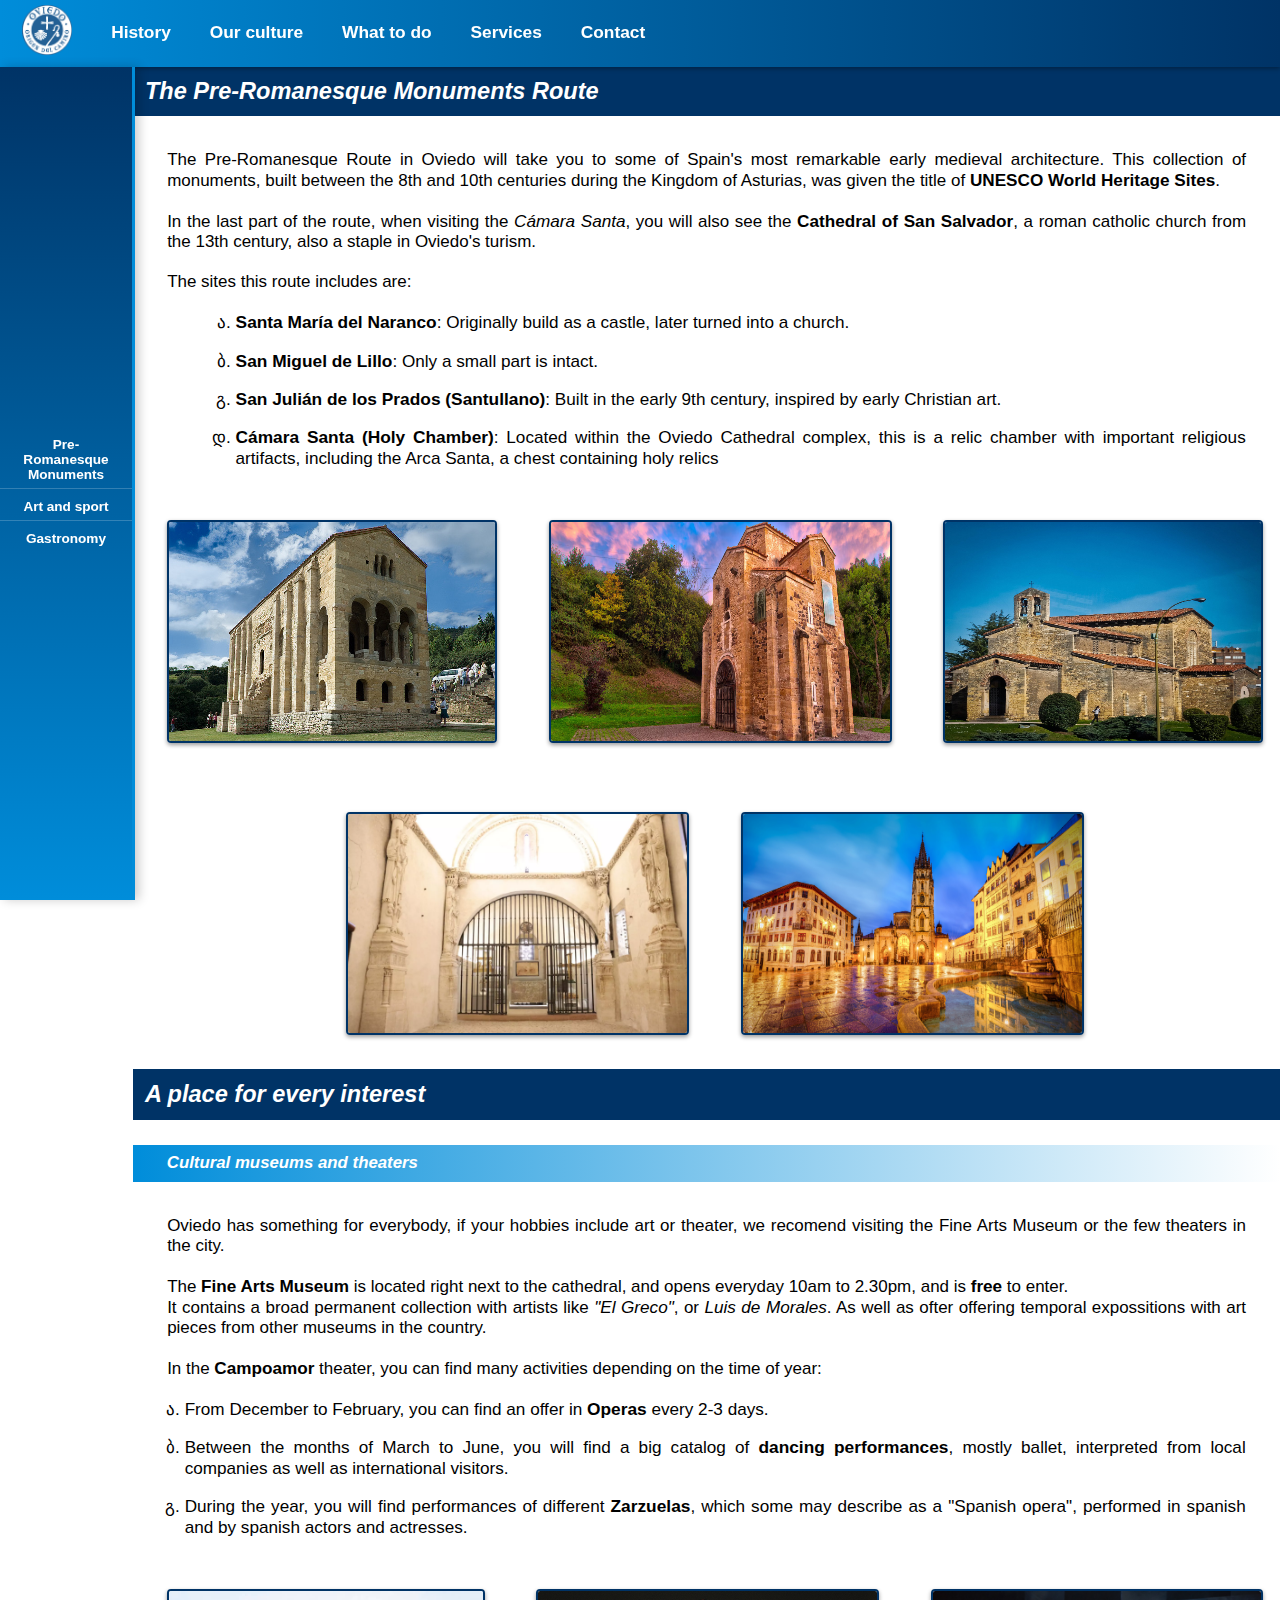
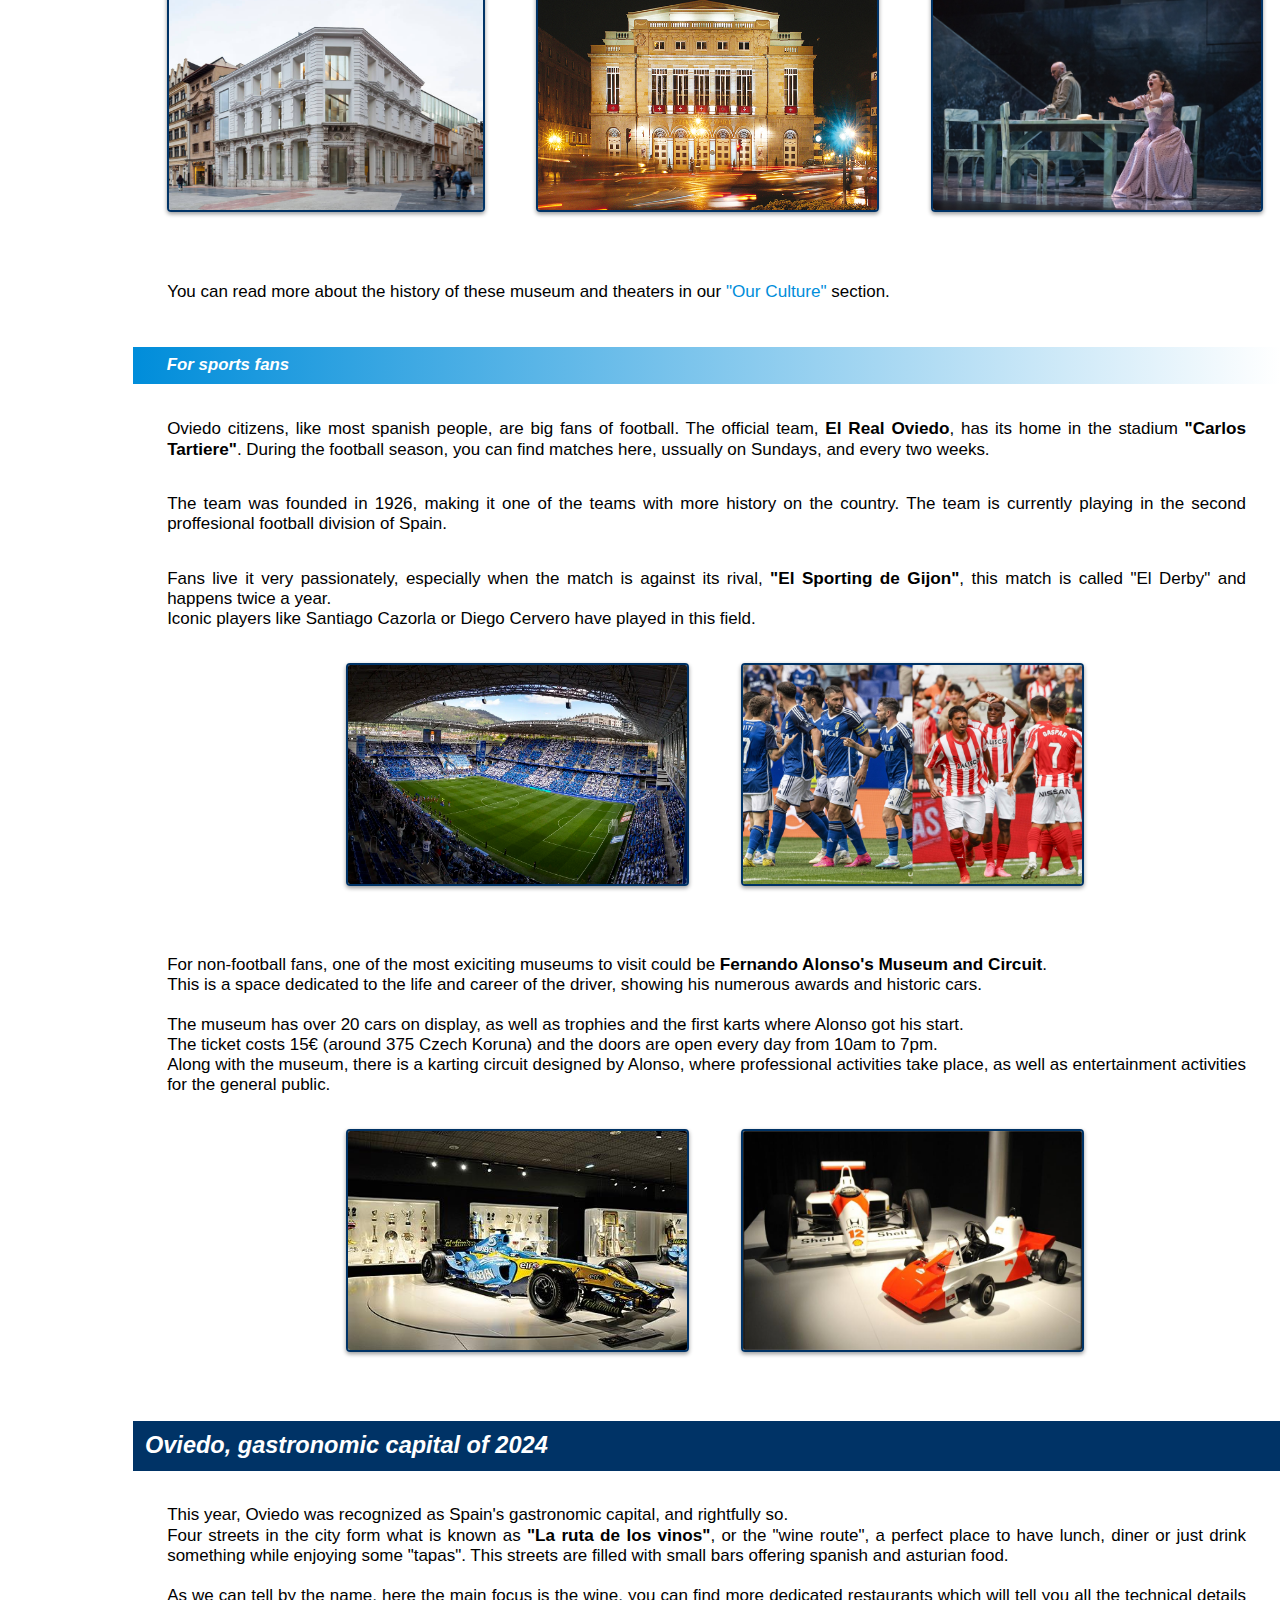
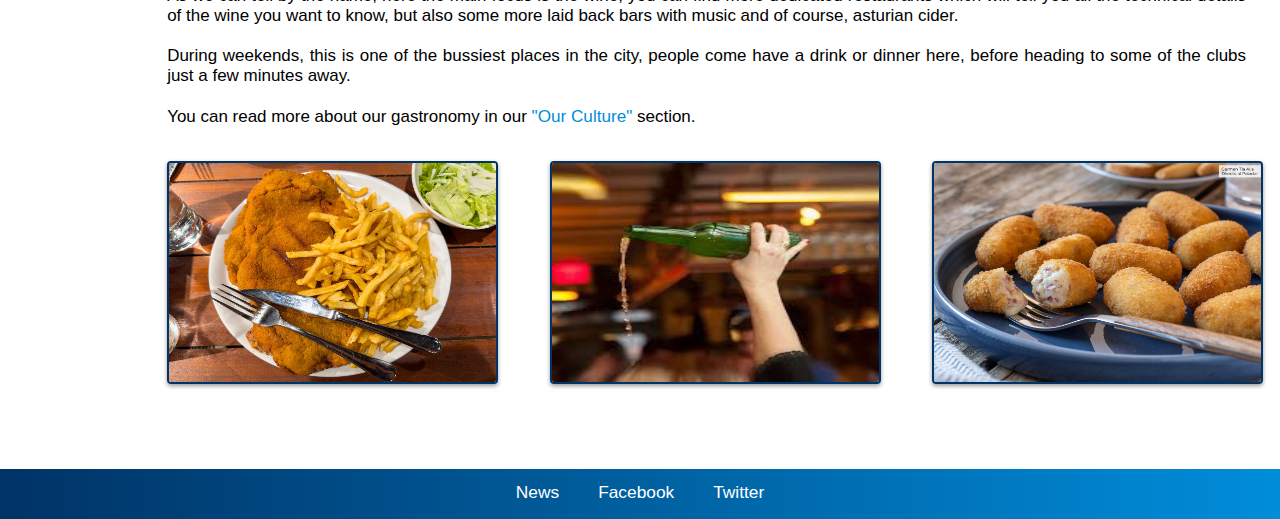
<file: whatToDo.html>
<!DOCTYPE html>
<html lang="en">
<head>
    <meta charset="UTF-8">
    <meta name="viewport" content="width=device-width, initial-scale=1.0">

    <title>Oviedo: What to do</title>

    <link rel="stylesheet" type="text/css" href="style.css">
    <link rel="icon" href="favicon.png" type="image/x-icon">

    <!-- Script for header -->
    <script src="components/header.js" type="text/javascript" defer></script>

    <!-- Script for footer -->
    <script src="components/footer.js" type="text/javascript" defer></script>
    
</head>
<body>
    <custom-header></custom-header>
    
    <div class="main-w-menu">
        <nav class="lateral-menu">
            <ul>
                <li><a href="#pre-Romanesque">Pre-Romanesque Monuments</a></li>
                <li><a href="#museums"> Art and sport </a></li>
                <li><a href="#gastronomy-routes"> Gastronomy</a></li>
            </ul>
        </nav>

        <div class="content-w-menu">

            <section id="pre-Romanesque">
               <h1>The Pre-Romanesque Monuments Route </h1>
                <p>
                    The Pre-Romanesque Route in Oviedo will take you to some of Spain's most remarkable early medieval architecture. 
                    This collection of monuments, built between the 8th and 10th centuries during the Kingdom of Asturias, was given
                    the title of <b>UNESCO World Heritage Sites</b>. <br>
                    <br>
                    In the last part of the route, when visiting the <i>Cámara Santa</i>, you will also see the <b>Cathedral of San Salvador</b>,
                    a roman catholic church from the 13th century, also a staple in Oviedo's turism. <br>
                    <br> The sites this route includes are:
                </p>
                <br>
                <ol class="my-monument-list" type="I">
                    <li> <b>Santa María del Naranco</b>: Originally build as a castle, later turned into a church.</li>
                    <li> <b>San Miguel de Lillo</b>: Only a small part is intact. </li>
                    <li> <b>San Julián de los Prados (Santullano)</b>: Built in the early 9th century, inspired by early Christian art. </li>
                    <li> <b>Cámara Santa (Holy Chamber)</b>: Located within the Oviedo Cathedral complex, this is a relic chamber with 
                        important religious artifacts, including the Arca Santa, a chest containing holy relics </li>
                </ol>

                <div class="img-container-3">
                    <img src="img/monuments/SMNaranco.png" alt="Santa Maria del Naranco">
                    <img src="img/monuments/SMLillo.png" alt="San Miguel de Lillo">
                    <img src="img/monuments/SJPrados.png" alt="San Julian de los Prados">
                </div>

                <div class="img-container-3">
                    <img src="img/monuments/CamaraSanta.png" alt="Camara Santa inside the cathedral">
                    <img src="img/catedralNoche.png" alt="San Salvador's cathedral">
                </div>



            </section>

            <section id="museums">
                <h1> A place for every interest </h1>
                <h2> Cultural museums and theaters </h2>
                <p>
                    Oviedo has something for everybody, if your hobbies include art or theater, we recomend visiting the Fine Arts 
                    Museum or the few theaters in the city. 
                    <br> <br>
                    The <b>Fine Arts Museum</b> is located right next to the cathedral, and opens everyday 10am to 2.30pm, and
                    is <b>free</b> to enter. <br>
                    It contains a broad permanent collection with artists like <i>"El Greco"</i>, or <i>Luis de Morales</i>. 
                    As well as ofter offering temporal expossitions with art pieces from other museums in the country.
                    <br> <br>

                    In the <b>Campoamor</b> theater, you can find many activities depending on the time of year:
                </p>
                <br>
                <ul>
                    <li>
                        From December to February, you can find an offer in <b>Operas</b> every 2-3 days.
                    </li>
                    <li>
                        Between the months of March to June, you will find a big catalog of <b>dancing performances</b>,
                        mostly ballet, interpreted from local companies as well as international visitors.
                    </li>
                    <li>
                        During the year, you will find performances of different <b>Zarzuelas</b>, which some may describe as a "Spanish opera",
                        performed in spanish and by spanish actors and actresses.
                    </li>
                </ul>
                <div class="img-container-3">
                    <img src="img/art/bellas-artes.png" alt="Fine Arts Museum">
                    <img src="img/art/campoamor.png" alt="Teatro Campoamor">
                    <img src="img/art/temporada_opera.png" alt="Instant of an opera showcased on the Campoamor Theater">
                </div>  
                <p>
                    You can read more about the history of these museum and theaters in our <a href="culture.html#art">"Our Culture"</a> section.
                </p>
                <br>
                  
                

                <h2> For sports fans </h2>
                <p>
                    Oviedo citizens, like most spanish people, are big fans of football. The official team, <b> El Real Oviedo</b>, has 
                    its home in the stadium <b>"Carlos Tartiere"</b>. During the football season, you can find matches here, ussually on Sundays, 
                    and every two weeks. 
                </p>
                <p>
                    The team was founded in 1926, making it one of the teams with more history on the country. The team is currently playing in the 
                    second proffesional football division of Spain.
                </p>
                <p> Fans live it very passionately, especially when the match is against its rival, <b>"El Sporting de Gijon"</b>, 
                    this match is called "El Derby" and happens twice a year. <br>
                    Iconic players like Santiago Cazorla or Diego Cervero have played in this field.
                </p>
                <div class="img-container-3">
                    <img src="img/tartiereInterior.png" alt="Carlos Tartiere Stadium">
                    <img src="img/derby_asturiano.jpg" alt="Derby Day">
                </div> 

                <p>
                    For non-football fans, one of the most exiciting museums to visit could be <b> Fernando Alonso's Museum and Circuit</b>. <br>
                    This is a space dedicated to the life and career of the driver, showing his numerous awards and historic cars. <br>
                    <br> 
                    The museum has over 20 cars on display, as well as trophies and the first karts where Alonso got his start. <br>
                    The ticket costs 15€ (around 375 Czech Koruna) and the doors are open every day from 10am to 7pm. <br>
                    Along with the museum, there is a karting circuit designed by Alonso, where professional activities take place, 
                    as well as entertainment activities for the general public.
                    <br> 
                    <div class="img-container-3">
                        <img src="img/museums/museo-f-alonso1.png" alt="Inside the Fernando Alonso museum">
                        <img src="img/museums/museo-f-alonso2.png" alt="Inside the Fernando Alonso museum">
                    </div> 
                </p>

            </section>

            <section id="gastronomy-routes">
                <h1> Oviedo, gastronomic capital of 2024 </h1>
                <p>
                    This year, Oviedo was recognized as Spain's gastronomic capital, and rightfully so. <br>
                    Four streets in the city form what is known as <b>"La ruta de los vinos"</b>, or the "wine route", a perfect place to 
                    have lunch, diner or just drink something while enjoying some "tapas". This streets are filled with small bars offering
                    spanish and asturian food. <br> <br>
                    As we can tell by the name, here the main focus is the wine, you can find more dedicated restaurants which will tell
                    you all the technical details of the wine you want to know, but also some more laid back bars with music and of course, asturian cider.
                    <br> <br>
                    During weekends, this is one of the bussiest places in the city, people come have a drink or dinner here, before heading to some of the clubs just a few minutes away.
                    <br> <br>
                    You can read more about our gastronomy in our <a href="culture.html">"Our Culture"</a> section.
                </p>
                <div class="img-container-3">
                    <img src="img/gastronomy/cachopo.png" alt="Cachopo">
                    <img src="img/gastronomy/sidra.png" alt="Asturian cider">
                    <img src="img/gastronomy/croquetas.png" alt="Croquetas">
                </div> 
            </section>


        </div>
    </div>
        
    <custom-footer></custom-footer>
</body>
</html>
</file>
<file: style.css>
/* Main styles */

* {
    font-family: 'Helvetica Neue', 'Helvetica', 'Arial', sans-serif;
    font-size: 1.01em;

    margin: 0;
    padding: 0;

    box-sizing: border-box;
}

html,body {
    margin: 0;
    padding: 0;
}

body {
    display: flex;
    flex-direction: column;

}

p {
    text-align: justify;
    padding: 2em;
    padding-bottom: 0;

    font-family: 'Helvetica Neue', 'Helvetica', 'Arial', sans-serif;
}

p a, table a {
    text-decoration: none;
    color: #008DDA;
}

p a:hover, table a:hover {
    color: #003366;
}

p a:active, table a:active {
    color:black;
}


main {
    margin-top: 4em;
    height: 100%;

    background-color: #e2ebf0a7;

    align-items: center;
}

main img.decorative {
    float: left;
    margin: 2em;

    width: 55%;
    height: 20%;

    border: 2px solid #003366;
    border-radius: 4px;
    box-shadow: 0px 2px 4px rgba(0,0,0,0.4);
}

main p {
    font-size: 1.2em;
}

.main-w-menu { 
    margin-top: 4em;
    height: 100%;

    display: flex;
    flex-direction: row;
    height: 100%;

    display: flex;
    flex-direction: row;
    gap: 16px; 
    flex-wrap: wrap; 
}


.main-w-menu img {
    float: right;
    margin: 2em;

    width: 20em;
    height: auto;

    border: 2px solid #003366;
    border-radius: 4px;
    box-shadow: 0px 2px 4px rgba(0,0,0,0.4);
}

.content-w-menu {
    margin-left: 8em;
    margin-bottom: 3em;

    flex: 1 1 auto;
    min-width: 0;
}

.content-w-menu li {
    list-style-type: georgian;
    clear: right;
    margin-left: 3em;
    margin-bottom: 1em;
}

.my-monument-list{
    list-style-type: none;
    clear: right;

    margin-left: 3em;
    margin-bottom: 1em;
}


/* Element containers */

.container {
    display: flex;
    margin: 2em;
}

main .container {
    display: flex;
    justify-content: space-between;
}

.img-cont {
    margin-right: 1.5em;
    height: fit-content;

    border: 1.5px solid darkblue;
    border-radius: 3px;
}

.img-cont img {
    width: 40em;
    height: auto;
}


.img-container-3 {
    display: flex;
    flex: 1 1 auto;
    
    justify-content: center; 
    align-items: center; 
    margin-left: 0em;
}

.img-container-3 img {
    height: 13em; 
    margin-right: 1em;
}

.txt-cont {
    flex: 1;
}


.container {
    margin-top: 4em;
}


.image-container-camino {
    display: flex;
    justify-content: center;
    gap: 5px; 
  }
  
  .image-container-camino img {
    width: 20%; 
    height: auto;
    border-radius: 8px; 
    box-shadow: 0 4px 6px rgba(0, 0, 0, 0.1); 
    transition: transform 0.2s ease-in-out;
  }
  
  .image-container-camino img:hover {
    transform: scale(1.05); 
  }




/* Menu-related styles */

.menu {
    background-color: rgb(58, 131, 234);
    background-image: linear-gradient(to right, #008DDA, #003366);

    position: fixed;
    float:inline-start;
    top: 0;
    z-index: 10;
    width: 100%;
    height: 4em;

    box-shadow: 0 2px 4px rgba(0,0,0,0.3);

    font-weight: bold;
}

.footer {
    position: relative;

    background-color: rgb(58, 131, 234);
    background-image: linear-gradient(to right, #003366, #008DDA);

    text-align: center;
    height: 3em;
    z-index: 100;
    padding: 0.5em 0;

    margin-top: auto;
}

.menu ul, .footer ul {
    list-style-type: none;

    padding: 5px;
    overflow: hidden ;
}

.menu li, .footer li {
    display: inline-block;
    
    padding-inline: 1em;
    list-style-type: none; /*Remove the bullet points*/

    font-family: 'Arial black';
    vertical-align: middle;
}

.menu li a, .footer li a {
    text-decoration: none;
    
    text-align: center;
    display: block;
}

.menu li a:hover, .footer li a:hover {
    color: #aeddf6;
}

.menu li a:active, .footer li a:active {
    color: #ffef75;
}

.menu img {
    margin: 0;
    object-position: center;
}

.menu .logo {
    flex-shrink: 0; /*Avoids the browser to shrink the logo image*/
}

.menu a, .footer a {
    color: white;
}


/* Lateral menu */
.lateral-menu {
    position: fixed;
    top: 4em;
    left: 0;
    width: 135px;
    height: calc(100vh - 4em);
    display: flex;
    flex-direction: column;
    justify-content: center; 
    align-items: center;
    background: linear-gradient(180deg, #003366 0%, #008DDA 100%);
    box-shadow: 4px 0 10px rgba(0, 0, 0, 0.2);
    padding-top: 1em;
    overflow-y: auto;
    z-index: 100;
    border-right: 3px solid #008DDA;
}

.lateral-menu ul {
    width: 100%;
    padding: 0;
    margin: 0;
    list-style-type: none;
    text-align: center;
}

.lateral-menu li {
    width: 100%;
    margin: 0.3em 0; 
}

.lateral-menu a {
    display: block;
    width: 100%;
    padding: 0.4em 0.8em;
    text-decoration: none;
    font-family: 'Helvetica Neue', 'Helvetica', 'Arial', sans-serif;
    font-size: 0.8em;
    font-weight: bold;
    color: #ffffff;
    background: transparent;
    transition: background 0.3s ease, color 0.3s ease;
    border-radius: 6px;
}

.lateral-menu a:hover {
    background: rgba(255, 255, 255, 0.2);
    color: #ffef75;
}

.lateral-menu a:active {
    background: #ffef75;
    color: #003366;
}

.lateral-menu .active {
    background: #ffffff;
    color: #003366;
    font-weight: bolder;
    box-shadow: inset 0 0 5px rgba(0, 0, 0, 0.3);
}

.lateral-menu li:not(:last-child) {
    border-bottom: 1px solid rgba(255, 255, 255, 0.2);
}


.lateral-menu {
    transition: transform 0.3s ease-in-out;
}

.lateral-menu:hover {
    transform: translateX(0);
}



/* Headers */

h1, h2 {
    clear: both;
}

h1 {
    padding: 0.5em;

    font-family: 'Helvetica Neue', 'Helvetica', 'Arial', sans-serif;
    font-style: italic;
    font-size: 1.4em;

    color: white;
    background-color: #003366;
}

h2 {
    padding: 0.5em;
    padding-left: 2em;
    margin-top: 1.5em;

    font-family: 'Helvetica Neue', 'Helvetica', 'Arial', sans-serif;
    font-style: italic;
    font-size: 1em;

    color: white;
    background-image: linear-gradient(to right, #008DDA, white);
}




/* Images handling */

.photos {
    position: relative;
    width: 100%;
    max-width: 2000px;

    overflow: hidden;  /* No scrolling */
    margin: 20px 0;

    justify-content: center;
    align-items: center;

    padding-left: 0.5em;
    padding-right: 0.5em;

    
}

.photo-carousel {
    position: relative;
    width: 75%;
    height: 35em;

    margin: 0 auto;  /* This fixed the carousel being fixated on the left side */

    display: flex;
    align-items: center;
    justify-content: center;
    overflow: hidden;

    background-image: url(img/oviedoVista.png); /* Placeholder */
    box-shadow: 0 5px 10px rgba(0,0,0,0.4);

    border: 6px solid #008DDA;
    border-radius: 4px;
}

.carousel-imgs {
    display: flex;
    transition: transform 0.5s ease-in-out;

    width: 100%;
    height: 100%;
}

.carousel-imgs img { /* Specific rules for the images */
    flex: 0 0 100%;
    width: 100%;
    height: 35em;

    object-fit: cover;
}







#homeBody {
    background-image: url(/img/The_cathedral_in_Oviedo.png);
    background-size: cover;
    background-repeat: no-repeat;
    background-position: center;
    height: auto;
    float: left;
    padding: 100px;
}



/* Buttons */

.prev-btn {
    position: absolute;
    top: 50%;  /*Place it in the middle*/

    transform: translateY(-50%);

    background-color: rgba(0,0,0,0.4);
    color: white;
    border: none;

    font-size: 2em;
    
    padding: 0.5em 0.7em;
    z-index: 1;

    user-select: none;
    cursor: pointer;

    left: 0.2em;
}

.next-btn {
    position: absolute;
    top: 50%;  /*Place it in the middle*/

    transform: translateY(-50%);

    background-color: rgba(0,0,0,0.4);
    color: white;
    border: none;

    font-size: 2em;
    
    padding: 0.5em 0.7em;
    z-index: 1;

    user-select: none;
    cursor: pointer;

    right: 0.2em;
}






/* Other */



.carousel-text {
    position: absolute;
    bottom: 0.5em;
    left: 0.3em;

    color:white;
    font-size: 1em;
    font-weight: bold;

    background-color: rgba(0,0,0,0.5);

    padding: 0.5em 0.7em;
    border-radius: 5px;
}


main .text-home {
    flex: auto;

    margin-top: 2em; 
    margin-bottom: 2em;

    background-color: rgba(58, 131, 234, 0.3);
    border-radius: 20px; 
}


/* Container for the contact cards */
#contact-section .container {
    display: flex;
    flex-wrap: wrap;
    justify-content: space-between;
    gap: 2em;
    margin-top: 2em;
}

/* Contact Card Style */
.contact-card {
    background-color: #f8f9fa;
    border: 1px solid #ddd;
    border-radius: 8px;
    box-shadow: 0 2px 10px rgba(0, 0, 0, 0.1);
    width: 30%;
    display: flex;
    flex-direction: column;
    align-items: center;
    padding: 1.5em;
    text-align: center;
    transition: transform 0.3s ease, box-shadow 0.3s ease;
}

.contact-card:hover {
    transform: translateY(-5px);
    box-shadow: 0 4px 20px rgba(0, 0, 0, 0.2);
}

/* Image Style */
.contact-card img {
    width: 100%;
    height: 200px;  /* Fixed height for all images */
    object-fit: cover; /* Ensure images are cropped correctly without stretching */
    border-radius: 6px;
    margin-bottom: 1em;
}

/* Title and Text Style */
.contact-card h3 {
    font-size: 1.4em;
    color: #003366;
    margin-bottom: 0.5em;
    font-family: 'Helvetica Neue', 'Helvetica', 'Arial', sans-serif;
}

.contact-card p {
    font-size: 1em;
    color: #555;
    line-height: 1.6;
}

/* Specific Styling for the Contact Information */
.contact-card p b {
    font-weight: bold;
    color: #003366;
    font-size: 1.1em;
}



/* Style for table --> Famous people */

table {
    width: 100%; 
    border-collapse: collapse;
    margin: 20px auto;
    font-family: Arial, sans-serif;
  }

td {
    border: 1px solid #ccc; 
    padding: 15px;
    vertical-align: top;
}

td img {
    max-width: 150px;
    height: auto; 
    border-radius: 8px; 
}

td.name-desc {
    width: 70%;
}

td.photo {
    width: 30%; 
    text-align: center; 
}


section li {
    margin-right: 2em;
    text-align: justify;
}
</file>
